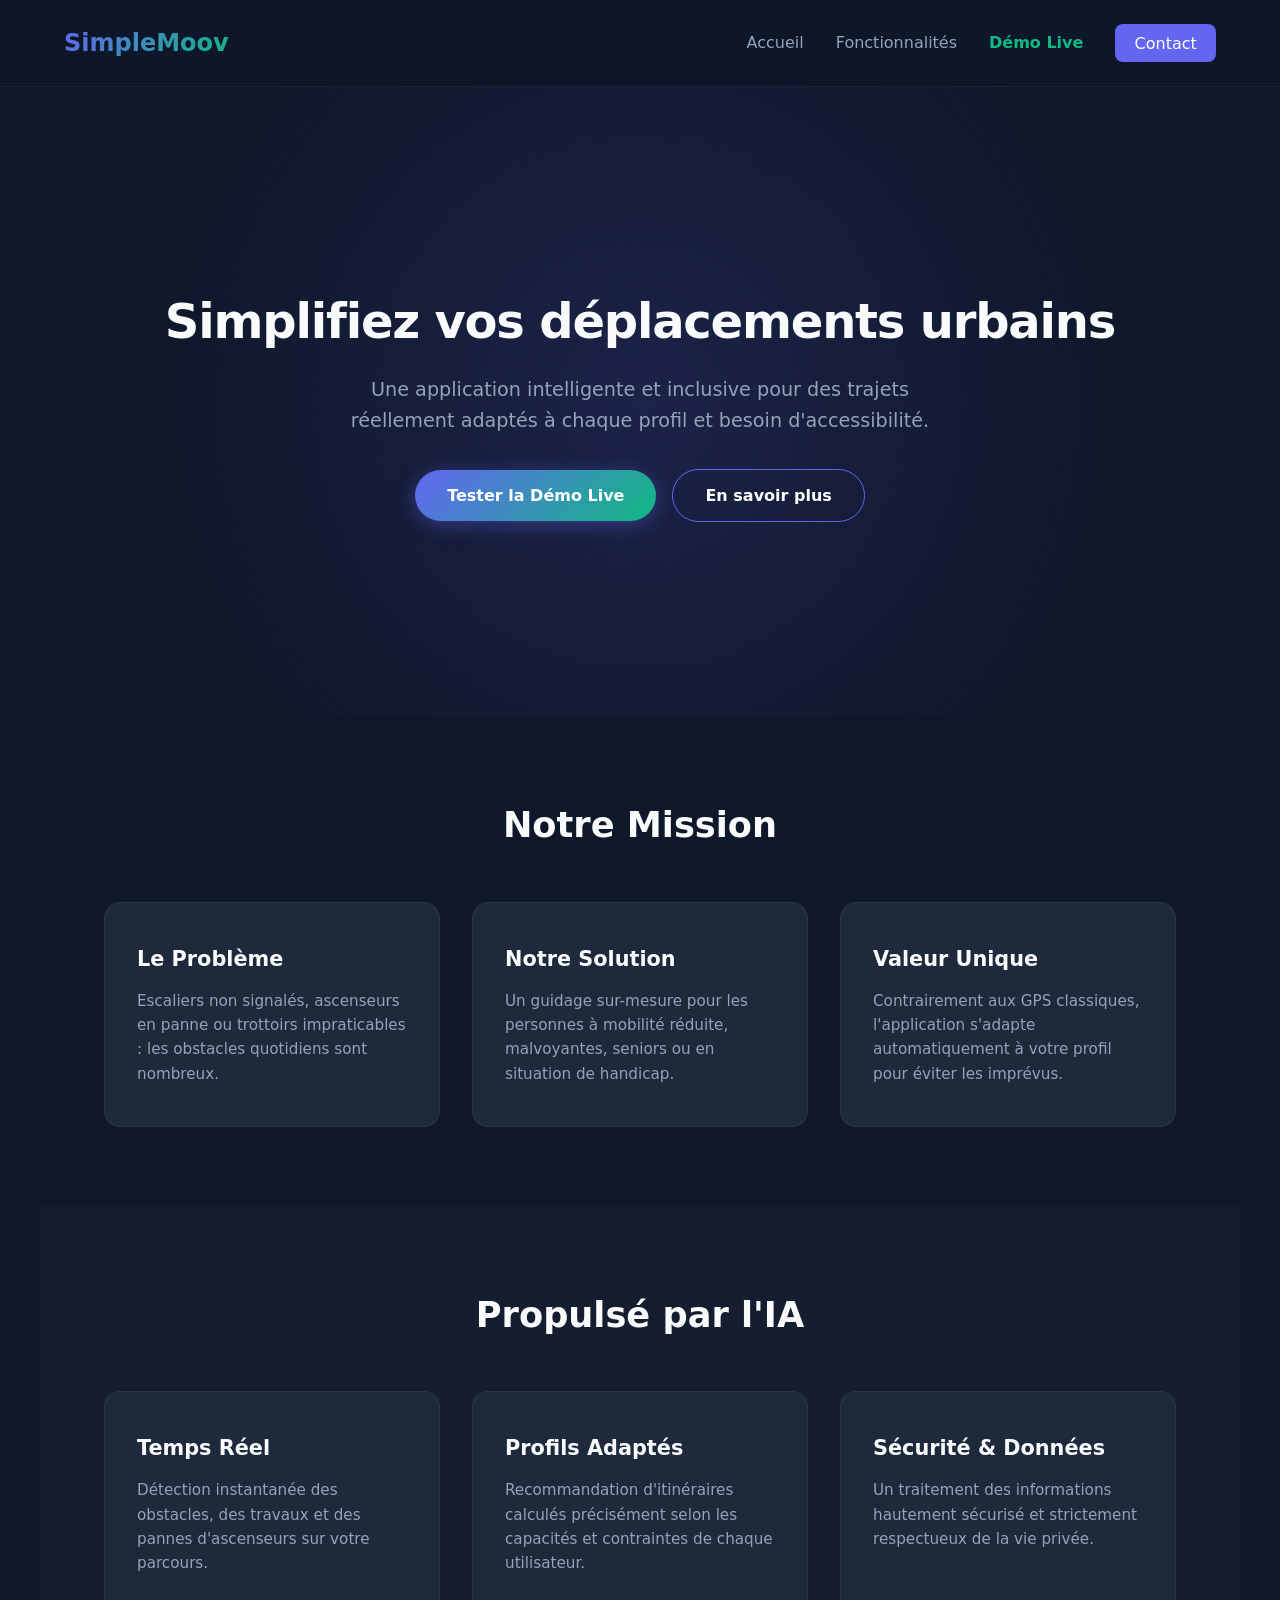
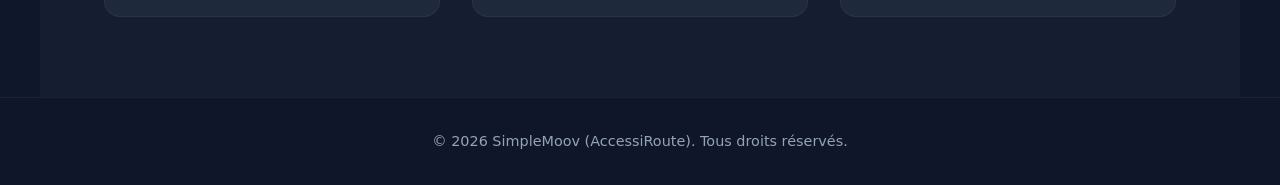
<file: index.html>
<!DOCTYPE html>
<html lang="fr">
<head>
    <meta charset="UTF-8">
    <meta name="viewport" content="width=device-width, initial-scale=1.0">
    <title>SimpleMoov - Mobilité pour tous</title>
    <link rel="stylesheet" href="style.css">
</head>
<body>

    <!-- En-tête / Navigation -->
    <header>
        <div class="logo">
            <h1>SimpleMoov</h1>
        </div>
        <nav>
            <ul>
                <li><a href="index.html">Accueil</a></li>
                <li><a href="fonctionnalites.html">Fonctionnalités</a></li>
                <!-- BOUTON DÉMO BIEN VISIBLE DANS LE MENU -->
                <li><a href="demo.html" style="color: var(--accent); font-weight: 600;">Démo Live</a></li>
                <li><a href="contact.html" class="btn-cta">Contact</a></li>
            </ul>
        </nav>
    </header>

    <!-- Section Accueil / Hero -->
    <section id="accueil" class="hero">
        <div class="hero-content">
            <h2>Simplifiez vos déplacements urbains</h2>
            <p>Une application intelligente et inclusive pour des trajets réellement adaptés à chaque profil et besoin d'accessibilité.</p>
            
            <!-- GROS BOUTONS D'ACTION AU CENTRE -->
            <div style="display: flex; gap: 1rem; justify-content: center; align-items: center; flex-wrap: wrap; margin-top: 1.5rem;">
                <a href="demo.html" class="btn-primary">Tester la Démo Live</a>
                <a href="fonctionnalites.html" class="btn-primary" style="background: transparent; border: 1px solid var(--primary); box-shadow: none;">En savoir plus</a>
            </div>
        </div>
    </section>

    <!-- Section Le Projet / Objectifs -->
    <section id="apropos" class="features">
        <h2>Notre Mission</h2>
        <div class="features-grid">
            <div class="feature-card">
                <h3>Le Problème</h3>
                <p>Escaliers non signalés, ascenseurs en panne ou trottoirs impraticables : les obstacles quotidiens sont nombreux.</p>
            </div>
            <div class="feature-card">
                <h3>Notre Solution</h3>
                <p>Un guidage sur-mesure pour les personnes à mobilité réduite, malvoyantes, seniors ou en situation de handicap.</p>
            </div>
            <div class="feature-card">
                <h3>Valeur Unique</h3>
                <p>Contrairement aux GPS classiques, l'application s'adapte automatiquement à votre profil pour éviter les imprévus.</p>
            </div>
        </div>
    </section>

    <!-- Section Rôle de l'IA -->
    <section id="ia" class="features" style="background: rgba(30, 41, 59, 0.4);">
        <h2>Propulsé par l'IA</h2>
        <div class="features-grid">
            <div class="feature-card">
                <h3>Temps Réel</h3>
                <p>Détection instantanée des obstacles, des travaux et des pannes d'ascenseurs sur votre parcours.</p>
            </div>
            <div class="feature-card">
                <h3>Profils Adaptés</h3>
                <p>Recommandation d'itinéraires calculés précisément selon les capacités et contraintes de chaque utilisateur.</p>
            </div>
            <div class="feature-card">
                <h3>Sécurité & Données</h3>
                <p>Un traitement des informations hautement sécurisé et strictement respectueux de la vie privée.</p>
            </div>
        </div>
    </section>

    <!-- Pied de page -->
    <footer>
        <p>&copy; 2026 SimpleMoov (AccessiRoute). Tous droits réservés.</p>
    </footer>

</body>
</html>
</file>
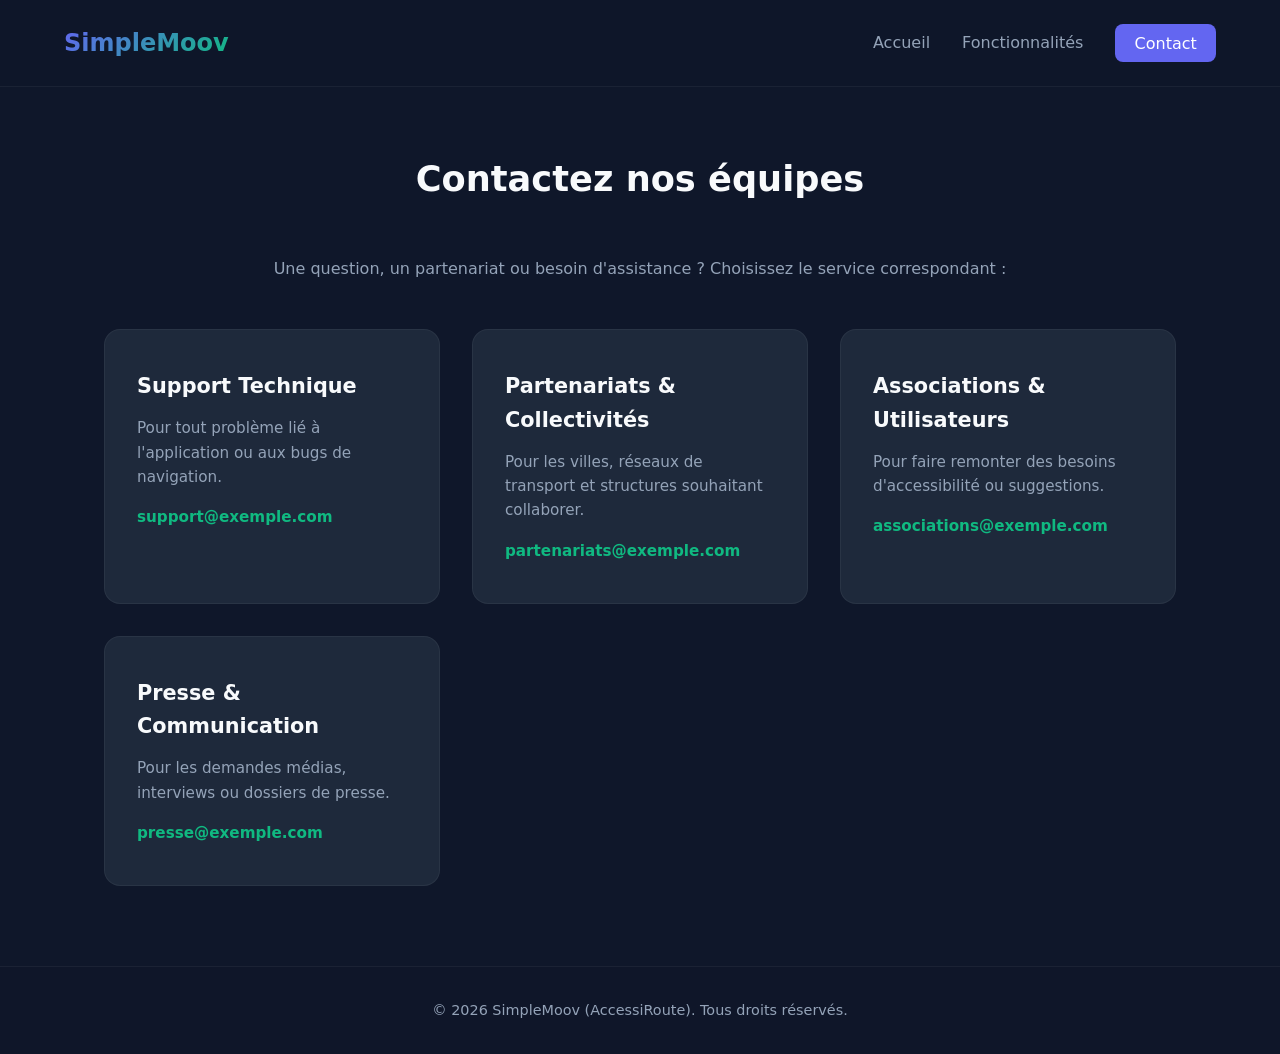
<file: contact.html>
<!DOCTYPE html>
<html lang="fr">
<head>
    <meta charset="UTF-8">
    <meta name="viewport" content="width=device-width, initial-scale=1.0">
    <title>SimpleMoov - Contact</title>
    <link rel="stylesheet" href="style.css">
</head>
<body>

    <!-- En-tête / Navigation -->
    <header>
        <div class="logo">
            <a href="index.html" style="text-decoration: none;"><h1>SimpleMoov</h1></a>
        </div>
        <nav>
            <ul>
                <li><a href="index.html">Accueil</a></li>
                <li><a href="fonctionnalites.html">Fonctionnalités</a></li>
                <li><a href="contact.html" class="btn-cta">Contact</a></li>
            </ul>
        </nav>
    </header>

    <!-- Contenu de la page Contact -->
    <main class="features" style="padding-top: 4rem; min-height: 70vh;">
        <h2>Contactez nos équipes</h2>
        <p style="text-align: center; color: var(--text-muted); margin-bottom: 3rem;">
            Une question, un partenariat ou besoin d'assistance ? Choisissez le service correspondant :
        </p>

        <div class="features-grid">
            <div class="feature-card">
                <h3>Support Technique</h3>
                <p>Pour tout problème lié à l'application ou aux bugs de navigation.</p>
                <p style="margin-top: 1rem;"><a href="mailto:support@exemple.com" style="color: var(--accent); text-decoration: none; font-weight: 600;">support@exemple.com</a></p>
            </div>
            <div class="feature-card">
                <h3>Partenariats & Collectivités</h3>
                <p>Pour les villes, réseaux de transport et structures souhaitant collaborer.</p>
                <p style="margin-top: 1rem;"><a href="mailto:partenariats@exemple.com" style="color: var(--accent); text-decoration: none; font-weight: 600;">partenariats@exemple.com</a></p>
            </div>
            <div class="feature-card">
                <h3>Associations & Utilisateurs</h3>
                <p>Pour faire remonter des besoins d'accessibilité ou suggestions.</p>
                <p style="margin-top: 1rem;"><a href="mailto:associations@exemple.com" style="color: var(--accent); text-decoration: none; font-weight: 600;">associations@exemple.com</a></p>
            </div>
            <div class="feature-card">
                <h3>Presse & Communication</h3>
                <p>Pour les demandes médias, interviews ou dossiers de presse.</p>
                <p style="margin-top: 1rem;"><a href="mailto:presse@exemple.com" style="color: var(--accent); text-decoration: none; font-weight: 600;">presse@exemple.com</a></p>
            </div>
        </div>
    </main>

    <!-- Pied de page -->
    <footer>
        <p>&copy; 2026 SimpleMoov (AccessiRoute). Tous droits réservés.</p>
    </footer>

</body>
</html>
</file>
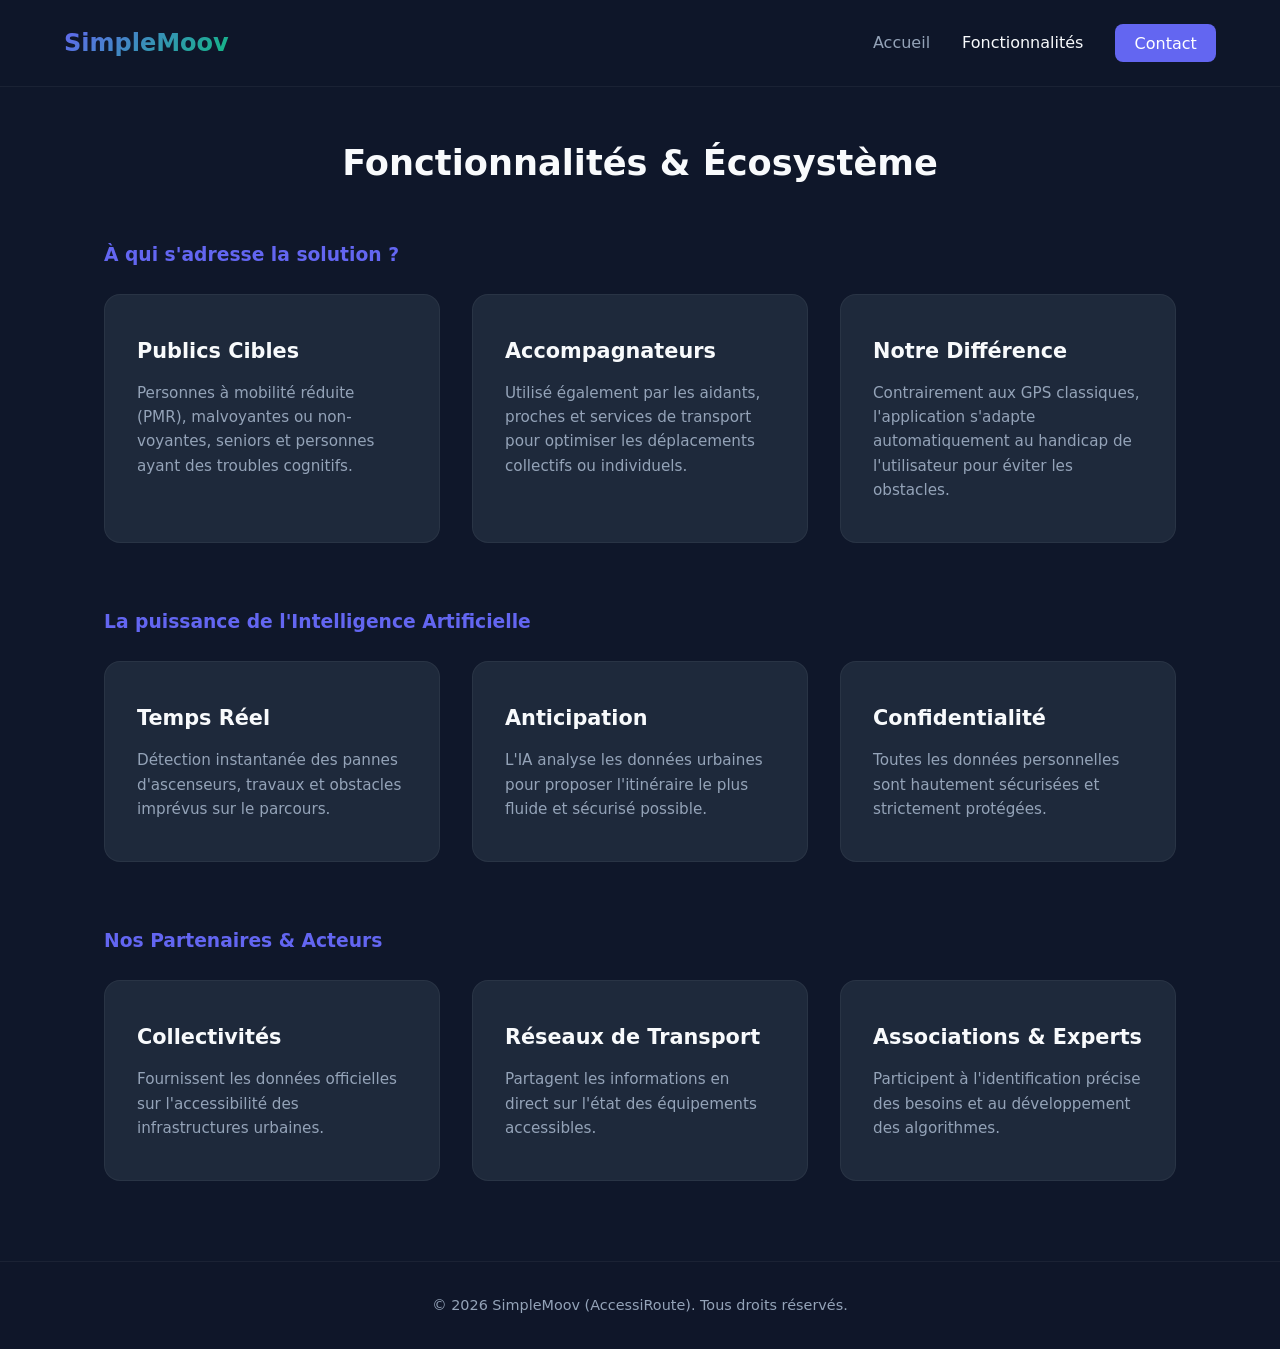
<file: fonctionnalites.html>
<!DOCTYPE html>
<html lang="fr">
<head>
    <meta charset="UTF-8">
    <meta name="viewport" content="width=device-width, initial-scale=1.0">
    <title>SimpleMoov - Fonctionnalités & Détails</title>
    <link rel="stylesheet" href="style.css">
</head>
<body>

    <!-- En-tête / Navigation -->
    <header>
        <div class="logo">
            <a href="index.html" style="text-decoration: none;"><h1>SimpleMoov</h1></a>
        </div>
        <nav>
            <ul>
                <li><a href="index.html">Accueil</a></li>
                <li><a href="fonctionnalites.html" class="active" style="color: var(--text-main);">Fonctionnalités</a></li>
                <li><a href="index.html#contact" class="btn-cta">Contact</a></li>
            </ul>
        </nav>
    </header>

    <!-- Contenu détaillé des Fonctionnalités -->
    <main class="features" style="padding-top: 3rem;">
        <h2>Fonctionnalités & Écosystème</h2>
        
        <!-- Section Cibles & Utilisateurs -->
        <h3 style="margin-bottom: 1.5rem; color: var(--primary);">À qui s'adresse la solution ?</h3>
        <div class="features-grid" style="margin-bottom: 4rem;">
            <div class="feature-card">
                <h3>Publics Cibles</h3>
                <p>Personnes à mobilité réduite (PMR), malvoyantes ou non-voyantes, seniors et personnes ayant des troubles cognitifs.</p>
            </div>
            <div class="feature-card">
                <h3>Accompagnateurs</h3>
                <p>Utilisé également par les aidants, proches et services de transport pour optimiser les déplacements collectifs ou individuels.</p>
            </div>
            <div class="feature-card">
                <h3>Notre Différence</h3>
                <p>Contrairement aux GPS classiques, l'application s'adapte automatiquement au handicap de l'utilisateur pour éviter les obstacles.</p>
            </div>
        </div>

        <!-- Section Rôle de l'IA -->
        <h3 style="margin-bottom: 1.5rem; color: var(--primary);">La puissance de l'Intelligence Artificielle</h3>
        <div class="features-grid" style="margin-bottom: 4rem;">
            <div class="feature-card">
                <h3>Temps Réel</h3>
                <p>Détection instantanée des pannes d'ascenseurs, travaux et obstacles imprévus sur le parcours.</p>
            </div>
            <div class="feature-card">
                <h3>Anticipation</h3>
                <p>L'IA analyse les données urbaines pour proposer l'itinéraire le plus fluide et sécurisé possible.</p>
            </div>
            <div class="feature-card">
                <h3>Confidentialité</h3>
                <p>Toutes les données personnelles sont hautement sécurisées et strictement protégées.</p>
            </div>
        </div>

        <!-- Section Partenaires / Stakeholders -->
        <h3 style="margin-bottom: 1.5rem; color: var(--primary);">Nos Partenaires & Acteurs</h3>
        <div class="features-grid">
            <div class="feature-card">
                <h3>Collectivités</h3>
                <p>Fournissent les données officielles sur l'accessibilité des infrastructures urbaines.</p>
            </div>
            <div class="feature-card">
                <h3>Réseaux de Transport</h3>
                <p>Partagent les informations en direct sur l'état des équipements accessibles.</p>
            </div>
            <div class="feature-card">
                <h3>Associations & Experts</h3>
                <p>Participent à l'identification précise des besoins et au développement des algorithmes.</p>
            </div>
        </div>
    </main>

    <!-- Pied de page -->
    <footer>
        <p>&copy; 2026 SimpleMoov (AccessiRoute). Tous droits réservés.</p>
    </footer>

</body>
</html>
</file>
<file: style.css>
/* --- Variables & Reset --- */
:root {
    --primary: #6366f1; /* Violet / Indigo moderne */
    --primary-hover: #4f46e5;
    --accent: #10b981; /* Vert menthe pour le dynamisme */
    --bg-color: #0f172a; /* Bleu nuit très sombre */
    --card-bg: #1e293b; /* Fond des cartes */
    --text-main: #f8fafc;
    --text-muted: #94a3b8;
    --transition: all 0.3s ease;
}

* {
    margin: 0;
    padding: 0;
    box-sizing: border-box;
}

body {
    font-family: 'Segoe UI', system-ui, -apple-system, sans-serif;
    background-color: var(--bg-color);
    color: var(--text-main);
    line-height: 1.6;
}

/* --- Header & Navigation --- */
header {
    display: flex;
    justify-content: space-between;
    align-items: center;
    padding: 1.5rem 5%;
    background: rgba(15, 23, 42, 0.85);
    backdrop-filter: blur(10px);
    position: sticky;
    top: 0;
    z-index: 1000;
    border-bottom: 1px solid rgba(255, 255, 255, 0.05);
}

.logo h1 {
    font-size: 1.5rem;
    font-weight: 700;
    background: linear-gradient(135deg, var(--primary), var(--accent));
    -webkit-background-clip: text;
    -webkit-text-fill-color: transparent;
}

nav ul {
    display: flex;
    list-style: none;
    align-items: center;
    gap: 2rem;
}

nav a {
    text-decoration: none;
    color: var(--text-muted);
    font-weight: 500;
    transition: var(--transition);
}

nav a:hover {
    color: var(--text-main);
}

.btn-cta {
    background-color: var(--primary);
    color: white !important;
    padding: 0.6rem 1.2rem;
    border-radius: 8px;
    transition: var(--transition);
}

.btn-cta:hover {
    background-color: var(--primary-hover);
    transform: translateY(-2px);
}

/* --- Section Hero --- */
.hero {
    min-height: 70vh;
    display: flex;
    align-items: center;
    justify-content: center;
    text-align: center;
    padding: 2rem 5%;
    background: radial-gradient(circle at center, rgba(99, 102, 241, 0.15) 0%, transparent 70%);
}

.hero-content h2 {
    font-size: 3rem;
    font-weight: 800;
    margin-bottom: 1rem;
    letter-spacing: -0.025em;
}

.hero-content p {
    font-size: 1.2rem;
    color: var(--text-muted);
    max-width: 600px;
    margin: 0 auto 2rem auto;
}

.btn-primary {
    display: inline-block;
    background: linear-gradient(135deg, var(--primary), var(--accent));
    color: white;
    padding: 0.8rem 2rem;
    border-radius: 50px;
    text-decoration: none;
    font-weight: 600;
    box-shadow: 0 4px 20px rgba(99, 102, 241, 0.4);
    transition: var(--transition);
}

.btn-primary:hover {
    transform: translateY(-3px);
    box-shadow: 0 6px 25px rgba(99, 102, 241, 0.6);
}

/* --- Section Fonctionnalités --- */
.features {
    padding: 5rem 5%;
    max-width: 1200px;
    margin: 0 auto;
}

.features > h2 {
    text-align: center;
    font-size: 2.2rem;
    margin-bottom: 3rem;
    font-weight: 700;
}

.features-grid {
    display: grid;
    grid-template-columns: repeat(auto-fit, minmax(280px, 1fr));
    gap: 2rem;
}

.feature-card {
    background-color: var(--card-bg);
    padding: 2.5rem 2rem;
    border-radius: 16px;
    border: 1px solid rgba(255, 255, 255, 0.05);
    transition: var(--transition);
}

.feature-card:hover {
    transform: translateY(-5px);
    border-color: rgba(99, 102, 241, 0.3);
    box-shadow: 0 10px 30px rgba(0, 0, 0, 0.3);
}

.feature-card h3 {
    font-size: 1.3rem;
    margin-bottom: 0.8rem;
    color: var(--text-main);
}

.feature-card p {
    color: var(--text-muted);
    font-size: 0.95rem;
}

/* --- Footer --- */
footer {
    text-align: center;
    padding: 2rem;
    background-color: rgba(15, 23, 42, 0.95);
    color: var(--text-muted);
    border-top: 1px solid rgba(255, 255, 255, 0.05);
    font-size: 0.9rem;
}

/* --- Responsive mobile --- */
@media (max-width: 768px) {
    .hero-content h2 {
        font-size: 2.2rem;
    }
    nav ul {
        gap: 1rem;
    }
}
</file>
